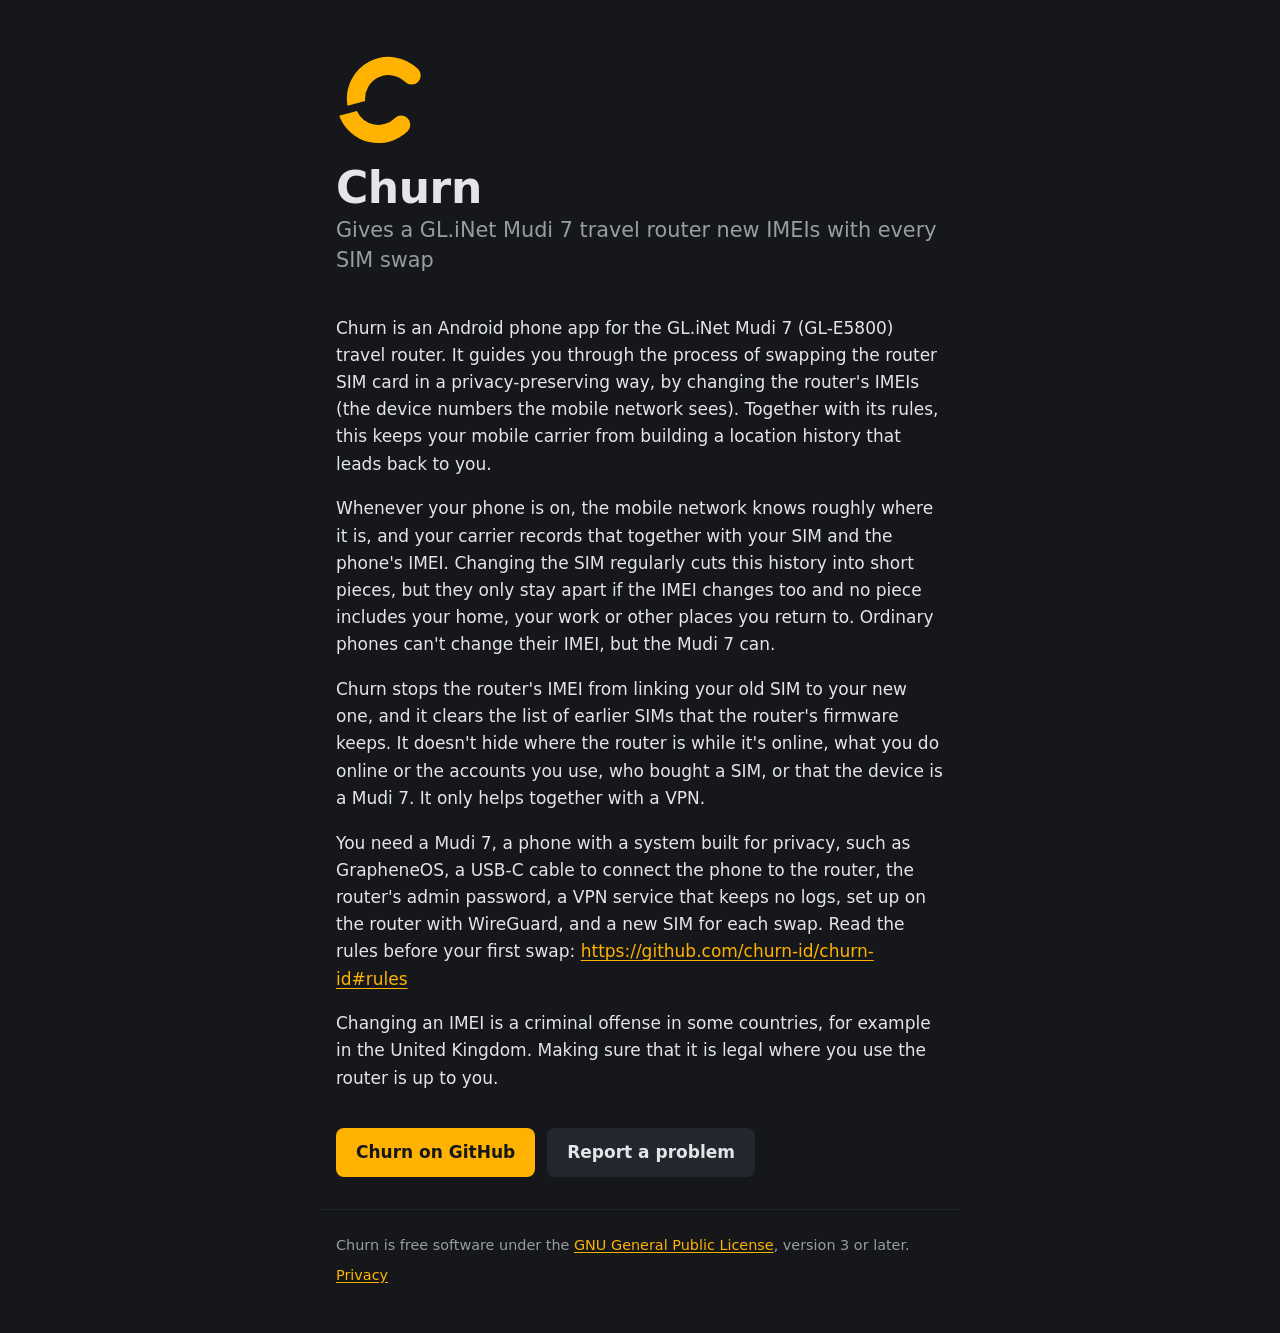
<file: website/index.html>
<!doctype html>
<html lang="en">
<head>
  <meta charset="utf-8">
  <meta name="viewport" content="width=device-width, initial-scale=1">
  <title>Churn</title>
  <meta name="description"
    content="Gives a GL.iNet Mudi 7 travel router new IMEIs with every SIM swap">
  <link rel="icon" href="favicon.svg">
  <link rel="stylesheet" href="style.css">
</head>
<body>
  <main>
    <header>
      <!-- The app's icon, android/app/src/main/res/drawable/
           ic_launcher_foreground.xml, cropped to the mark -->
      <svg class="logo" viewBox="24.2 25 58 58" aria-hidden="true">
        <path d="M43.46,54.64 L31.78,57.77 A27.5,27.5 0 0,1 78.33,33.65 A6,6 0 0,1 69.84,42.13 A15.5,15.5 0 0,0 43.46,54.64 Z"/>
        <path d="M71.56,74.35 A27.5,27.5 0 0,1 26.31,64.41 L37.99,61.28 A15.5,15.5 0 0,0 63.08,65.87 A6,6 0 0,1 71.56,74.35 Z"/>
      </svg>
      <h1 data-listing="title">Churn</h1>
      <p class="tagline" data-listing="short">Gives a GL.iNet Mudi 7 travel
        router new IMEIs with every SIM swap</p>
    </header>

    <!-- The paragraphs marked data-listing="full" are F-Droid's description,
         fastlane/metadata/android/en-US/full_description.txt, word for word.
         The Lint job checks that they match. -->
    <p data-listing="full">Churn is an Android phone app for the GL.iNet
      Mudi 7 (GL-E5800) travel router. It guides you through the process of
      swapping the router SIM card in a privacy-preserving way, by changing
      the router's IMEIs (the device numbers the mobile network sees).
      Together with its rules, this keeps your mobile carrier from building a
      location history that leads back to you.</p>

    <p data-listing="full">Whenever your phone is on, the mobile network
      knows roughly where it is, and your carrier records that together with
      your SIM and the phone's IMEI. Changing the SIM regularly cuts this
      history into short pieces, but they only stay apart if the IMEI changes
      too and no piece includes your home, your work or other places you
      return to. Ordinary phones can't change their IMEI, but the Mudi 7
      can.</p>

    <p data-listing="full">Churn stops the router's IMEI from linking your
      old SIM to your new one, and it clears the list of earlier SIMs that the
      router's firmware keeps. It doesn't hide where the router is while it's
      online, what you do online or the accounts you use, who bought a SIM,
      or that the device is a Mudi 7. It only helps together with a VPN.</p>

    <p data-listing="full">You need a Mudi 7, a phone with a system built
      for privacy, such as GrapheneOS, a USB-C cable to connect the phone to
      the router, the router's admin password, a VPN service that keeps no
      logs, set up on the router with WireGuard, and a new SIM for each swap.
      Read the rules before your first swap:
      <a href="https://github.com/churn-id/churn-id#rules">https://github.com/churn-id/churn-id#rules</a></p>

    <p data-listing="full">Changing an IMEI is a criminal offense in some
      countries, for example in the United Kingdom. Making sure that it is
      legal where you use the router is up to you.</p>

    <nav>
      <a class="button primary" href="https://github.com/churn-id/churn-id">Churn
        on GitHub</a>
      <a class="button" href="https://github.com/churn-id/churn-id/issues">Report
        a problem</a>
    </nav>
  </main>

  <footer>
    <p>Churn is free software under the
      <a href="https://github.com/churn-id/churn-id/blob/main/LICENSE">GNU
        General Public License</a>, version 3 or later.</p>
    <p><a href="privacy.html">Privacy</a></p>
  </footer>
</body>
</html>
</file>
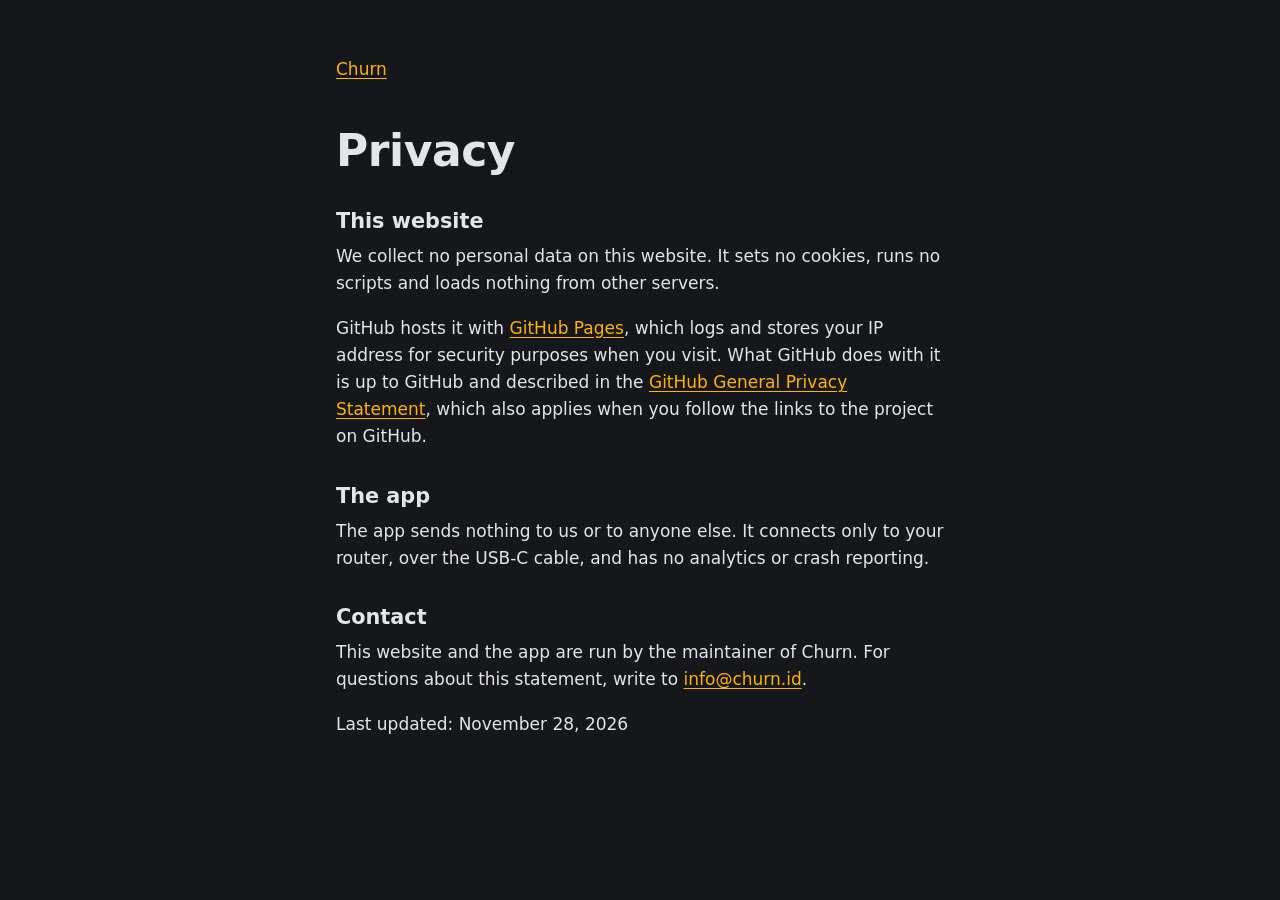
<file: website/privacy.html>
<!doctype html>
<html lang="en">
<head>
  <meta charset="utf-8">
  <meta name="viewport" content="width=device-width, initial-scale=1">
  <title>Privacy – Churn</title>
  <link rel="icon" href="favicon.svg">
  <link rel="stylesheet" href="style.css">
</head>
<body>
  <main>
    <a class="back" href="./">Churn</a>
    <h1>Privacy</h1>

    <h2>This website</h2>
    <p>We collect no personal data on this website. It sets no cookies, runs
      no scripts and loads nothing from other servers.</p>
    <p>GitHub hosts it with
      <a href="https://docs.github.com/en/pages/getting-started-with-github-pages/what-is-github-pages#data-collection">GitHub
        Pages</a>, which logs and stores your IP address for security purposes
      when you visit. What GitHub does with it is up to GitHub and described
      in the
      <a href="https://docs.github.com/en/site-policy/privacy-policies/github-general-privacy-statement">GitHub
        General Privacy Statement</a>, which also applies when you follow the
      links to the project on GitHub.</p>

    <h2>The app</h2>
    <p>The app sends nothing to us or to anyone else. It connects only to
      your router, over the USB-C cable, and has no analytics or crash
      reporting.</p>

    <h2>Contact</h2>
    <p>This website and the app are run by the maintainer of Churn. For
      questions about this statement, write to
      <a href="mailto:info@churn.id">info@churn.id</a>.</p>

    <p>Last updated: November 28, 2026</p>
  </main>
</body>
</html>
</file>
<file: website/style.css>
/* Dark only, like the app. The background and the amber are the app icon's
   (res/values/colors.xml and res/drawable/ic_launcher_foreground.xml). */
:root {
  color-scheme: dark;
  --background: #15171b;
  --surface: #23262c;
  --text: #e4e5e9;
  --muted: #9a9ca3;
  --amber: #ffb300;
}

* {
  box-sizing: border-box;
}

html {
  -webkit-text-size-adjust: 100%;
  text-size-adjust: 100%;
}

body {
  margin: 0;
  background: var(--background);
  color: var(--text);
  font: 1.0625rem/1.6 system-ui, -apple-system, "Segoe UI", Roboto, sans-serif;
}

main,
footer {
  max-width: 40rem;
  margin: 0 auto;
  padding: 0 1rem;
}

main {
  padding-top: 3.5rem;
  padding-bottom: 2rem;
}

header {
  margin-bottom: 2.5rem;
}

.logo {
  display: block;
  width: 5.5rem;
  height: 5.5rem;
  fill: var(--amber);
}

h1 {
  margin: 1.25rem 0 0.25rem;
  font-size: 2.75rem;
  line-height: 1.1;
  font-weight: 650;
  letter-spacing: -0.01em;
}

.tagline {
  margin: 0;
  font-size: 1.3rem;
  line-height: 1.4;
  color: var(--muted);
}

p {
  margin: 0 0 1.1rem;
}

a {
  color: var(--amber);
  text-underline-offset: 0.15em;
  overflow-wrap: anywhere;
}

nav {
  display: flex;
  flex-wrap: wrap;
  gap: 0.75rem;
  margin-top: 2.25rem;
}

.button {
  display: inline-block;
  padding: 0.7rem 1.25rem;
  border-radius: 0.5rem;
  background: var(--surface);
  color: var(--text);
  font-weight: 600;
  text-decoration: none;
}

.button:hover,
.button:focus-visible {
  background: #30343b;
}

.button.primary {
  background: var(--amber);
  color: var(--background);
}

.button.primary:hover,
.button.primary:focus-visible {
  background: #ffc433;
}

a:focus-visible {
  outline: 2px solid var(--amber);
  outline-offset: 3px;
}

footer {
  padding-top: 1.5rem;
  padding-bottom: 2.5rem;
  border-top: 1px solid var(--surface);
  color: var(--muted);
  font-size: 0.9rem;
}

footer p {
  margin: 0 0 0.4rem;
}

/* The privacy statement */
h2 {
  margin: 2rem 0 0.5rem;
  font-size: 1.3rem;
  line-height: 1.3;
}

.back {
  display: inline-block;
  margin-bottom: 1.5rem;
}
</file>
